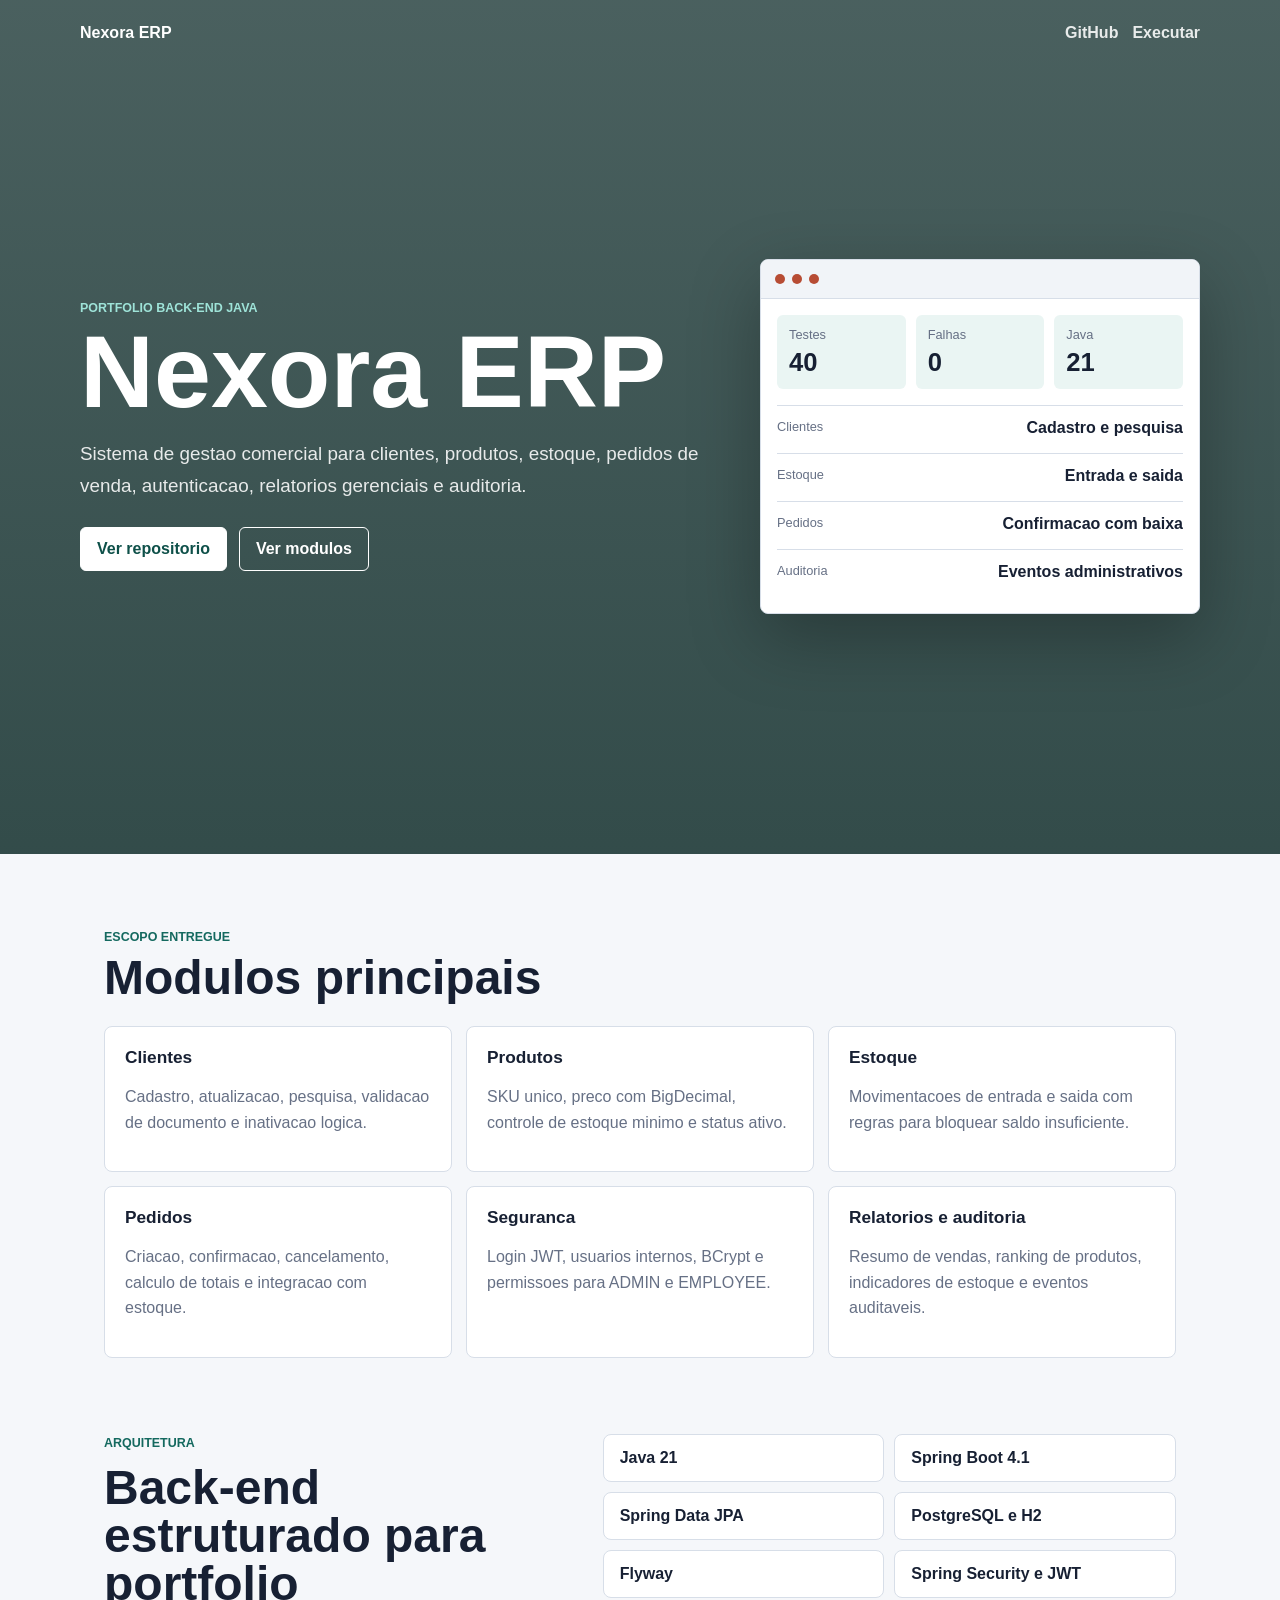
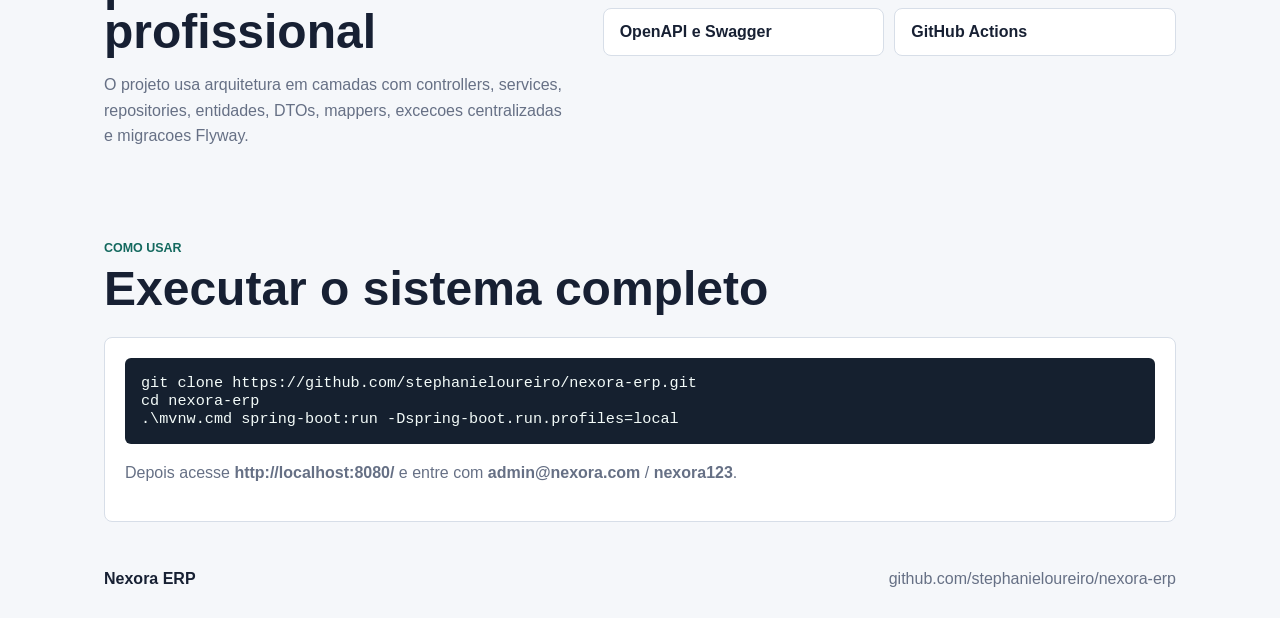
<file: docs/index.html>
<!doctype html>
<html lang="pt-BR">
<head>
    <meta charset="utf-8">
    <meta name="viewport" content="width=device-width, initial-scale=1">
    <title>Nexora ERP | Portfolio</title>
    <meta name="description" content="Nexora ERP, sistema de gestao comercial em Java, Spring Boot, JWT, relatórios, auditoria e interface web inicial.">
    <link rel="stylesheet" href="pages.css">
</head>
<body>
<header class="hero">
    <nav class="nav">
        <strong>Nexora ERP</strong>
        <div>
            <a href="https://github.com/stephanieloureiro/nexora-erp">GitHub</a>
            <a href="#executar">Executar</a>
        </div>
    </nav>

    <section class="hero-grid">
        <div>
            <p class="eyebrow">Portfolio back-end Java</p>
            <h1>Nexora ERP</h1>
            <p class="lead">
                Sistema de gestao comercial para clientes, produtos, estoque, pedidos de venda,
                autenticacao, relatorios gerenciais e auditoria.
            </p>
            <div class="actions">
                <a class="button" href="https://github.com/stephanieloureiro/nexora-erp">Ver repositorio</a>
                <a class="button secondary" href="#modulos">Ver modulos</a>
            </div>
        </div>

        <div class="preview" aria-label="Resumo visual do sistema">
            <div class="preview-bar">
                <span></span>
                <span></span>
                <span></span>
            </div>
            <div class="metrics">
                <article>
                    <span>Testes</span>
                    <strong>40</strong>
                </article>
                <article>
                    <span>Falhas</span>
                    <strong>0</strong>
                </article>
                <article>
                    <span>Java</span>
                    <strong>21</strong>
                </article>
            </div>
            <div class="rows">
                <p><span>Clientes</span><b>Cadastro e pesquisa</b></p>
                <p><span>Estoque</span><b>Entrada e saida</b></p>
                <p><span>Pedidos</span><b>Confirmacao com baixa</b></p>
                <p><span>Auditoria</span><b>Eventos administrativos</b></p>
            </div>
        </div>
    </section>
</header>

<main>
    <section class="section" id="modulos">
        <div class="section-title">
            <p class="eyebrow">Escopo entregue</p>
            <h2>Modulos principais</h2>
        </div>
        <div class="cards">
            <article>
                <h3>Clientes</h3>
                <p>Cadastro, atualizacao, pesquisa, validacao de documento e inativacao logica.</p>
            </article>
            <article>
                <h3>Produtos</h3>
                <p>SKU unico, preco com BigDecimal, controle de estoque minimo e status ativo.</p>
            </article>
            <article>
                <h3>Estoque</h3>
                <p>Movimentacoes de entrada e saida com regras para bloquear saldo insuficiente.</p>
            </article>
            <article>
                <h3>Pedidos</h3>
                <p>Criacao, confirmacao, cancelamento, calculo de totais e integracao com estoque.</p>
            </article>
            <article>
                <h3>Seguranca</h3>
                <p>Login JWT, usuarios internos, BCrypt e permissoes para ADMIN e EMPLOYEE.</p>
            </article>
            <article>
                <h3>Relatorios e auditoria</h3>
                <p>Resumo de vendas, ranking de produtos, indicadores de estoque e eventos auditaveis.</p>
            </article>
        </div>
    </section>

    <section class="section split">
        <div>
            <p class="eyebrow">Arquitetura</p>
            <h2>Back-end estruturado para portfolio profissional</h2>
            <p>
                O projeto usa arquitetura em camadas com controllers, services, repositories,
                entidades, DTOs, mappers, excecoes centralizadas e migracoes Flyway.
            </p>
        </div>
        <ul class="stack">
            <li>Java 21</li>
            <li>Spring Boot 4.1</li>
            <li>Spring Data JPA</li>
            <li>PostgreSQL e H2</li>
            <li>Flyway</li>
            <li>Spring Security e JWT</li>
            <li>OpenAPI e Swagger</li>
            <li>GitHub Actions</li>
        </ul>
    </section>

    <section class="section" id="executar">
        <div class="section-title">
            <p class="eyebrow">Como usar</p>
            <h2>Executar o sistema completo</h2>
        </div>
        <div class="run">
            <pre><code>git clone https://github.com/stephanieloureiro/nexora-erp.git
cd nexora-erp
.\mvnw.cmd spring-boot:run -Dspring-boot.run.profiles=local</code></pre>
            <p>
                Depois acesse <strong>http://localhost:8080/</strong> e entre com
                <strong>admin@nexora.com</strong> / <strong>nexora123</strong>.
            </p>
        </div>
    </section>
</main>

<footer>
    <span>Nexora ERP</span>
    <a href="https://github.com/stephanieloureiro/nexora-erp">github.com/stephanieloureiro/nexora-erp</a>
</footer>
</body>
</html>
</file>
<file: docs/pages.css>
:root {
    color-scheme: light;
    --bg: #f5f7fa;
    --ink: #172033;
    --muted: #667085;
    --panel: #ffffff;
    --line: #d7dee8;
    --brand: #14695f;
    --brand-dark: #0e5049;
    --accent: #b74c34;
    --soft: #eaf5f3;
}

* {
    box-sizing: border-box;
}

html {
    scroll-behavior: smooth;
}

body {
    margin: 0;
    background: var(--bg);
    color: var(--ink);
    font-family: Arial, Helvetica, sans-serif;
}

a {
    color: inherit;
    text-decoration: none;
}

.hero {
    min-height: 94vh;
    padding: 24px;
    background:
            linear-gradient(rgba(8, 38, 35, 0.72), rgba(8, 38, 35, 0.82)),
            url("https://images.unsplash.com/photo-1551288049-bebda4e38f71?auto=format&fit=crop&w=1800&q=80");
    background-position: center;
    background-size: cover;
    color: #fff;
}

.nav,
.hero-grid,
.section,
footer {
    width: min(1120px, 100%);
    margin: 0 auto;
}

.nav {
    display: flex;
    align-items: center;
    justify-content: space-between;
    gap: 16px;
}

.nav div {
    display: flex;
    gap: 14px;
    flex-wrap: wrap;
}

.nav a {
    color: rgba(255, 255, 255, 0.88);
    font-weight: 700;
}

.hero-grid {
    display: grid;
    grid-template-columns: minmax(0, 1fr) minmax(320px, 440px);
    gap: 40px;
    align-items: center;
    min-height: calc(94vh - 58px);
}

.eyebrow {
    margin: 0 0 10px;
    color: #9ee3d8;
    font-size: 0.78rem;
    font-weight: 800;
    letter-spacing: 0;
    text-transform: uppercase;
}

h1,
h2,
h3,
p {
    letter-spacing: 0;
}

h1 {
    margin: 0;
    max-width: 760px;
    font-size: clamp(3rem, 8vw, 6.4rem);
    line-height: 0.92;
}

h2 {
    margin: 0;
    font-size: clamp(2rem, 4vw, 3rem);
    line-height: 1;
}

h3 {
    margin: 0 0 10px;
    font-size: 1.08rem;
}

.lead {
    max-width: 710px;
    color: rgba(255, 255, 255, 0.88);
    font-size: 1.18rem;
    line-height: 1.65;
}

.actions {
    display: flex;
    gap: 12px;
    flex-wrap: wrap;
    margin-top: 26px;
}

.button {
    min-height: 44px;
    display: inline-flex;
    align-items: center;
    justify-content: center;
    border: 1px solid #fff;
    border-radius: 6px;
    padding: 11px 16px;
    background: #fff;
    color: var(--brand-dark);
    font-weight: 800;
}

.button.secondary {
    background: transparent;
    color: #fff;
}

.preview,
.cards article,
.run,
.stack li {
    border: 1px solid var(--line);
    border-radius: 8px;
    background: var(--panel);
}

.preview {
    overflow: hidden;
    color: var(--ink);
    box-shadow: 0 24px 70px rgba(0, 0, 0, 0.28);
}

.preview-bar {
    display: flex;
    gap: 7px;
    padding: 14px;
    border-bottom: 1px solid var(--line);
    background: #f1f4f8;
}

.preview-bar span {
    width: 10px;
    height: 10px;
    border-radius: 50%;
    background: var(--accent);
}

.metrics {
    display: grid;
    grid-template-columns: repeat(3, 1fr);
    gap: 10px;
    padding: 16px;
}

.metrics article {
    padding: 12px;
    background: var(--soft);
    border-radius: 6px;
}

.metrics span,
.rows span {
    display: block;
    color: var(--muted);
    font-size: 0.8rem;
    margin-bottom: 6px;
}

.metrics strong {
    font-size: 1.6rem;
}

.rows {
    padding: 0 16px 16px;
}

.rows p {
    display: flex;
    justify-content: space-between;
    gap: 14px;
    margin: 0;
    padding: 13px 0;
    border-top: 1px solid var(--line);
}

.section {
    padding: 76px 24px 0;
}

.section-title {
    max-width: 700px;
    margin-bottom: 24px;
}

.section .eyebrow {
    color: var(--brand);
}

.cards {
    display: grid;
    grid-template-columns: repeat(3, minmax(0, 1fr));
    gap: 14px;
}

.cards article {
    padding: 20px;
}

.cards p,
.split p,
.run p {
    color: var(--muted);
    line-height: 1.6;
}

.split {
    display: grid;
    grid-template-columns: minmax(0, 0.8fr) minmax(320px, 1fr);
    gap: 40px;
    align-items: start;
}

.stack {
    display: grid;
    grid-template-columns: repeat(2, minmax(0, 1fr));
    gap: 10px;
    padding: 0;
    margin: 0;
    list-style: none;
}

.stack li {
    padding: 14px 16px;
    font-weight: 800;
}

.run {
    padding: 20px;
}

pre {
    overflow-x: auto;
    margin: 0 0 16px;
    border-radius: 6px;
    padding: 16px;
    background: #15202f;
    color: #f3fbf9;
}

code {
    font-family: Consolas, Monaco, monospace;
    font-size: 0.95rem;
}

footer {
    display: flex;
    justify-content: space-between;
    gap: 16px;
    padding: 48px 24px 30px;
    color: var(--muted);
}

footer span {
    color: var(--ink);
    font-weight: 800;
}

@media (max-width: 860px) {
    .hero-grid,
    .split,
    .cards {
        grid-template-columns: 1fr;
    }

    .hero-grid {
        padding-top: 70px;
    }

    .preview {
        margin-bottom: 24px;
    }
}

@media (max-width: 560px) {
    .hero {
        padding: 18px;
    }

    .nav,
    footer {
        align-items: flex-start;
        flex-direction: column;
    }

    .metrics,
    .stack {
        grid-template-columns: 1fr;
    }

    .rows p {
        flex-direction: column;
    }
}
</file>
